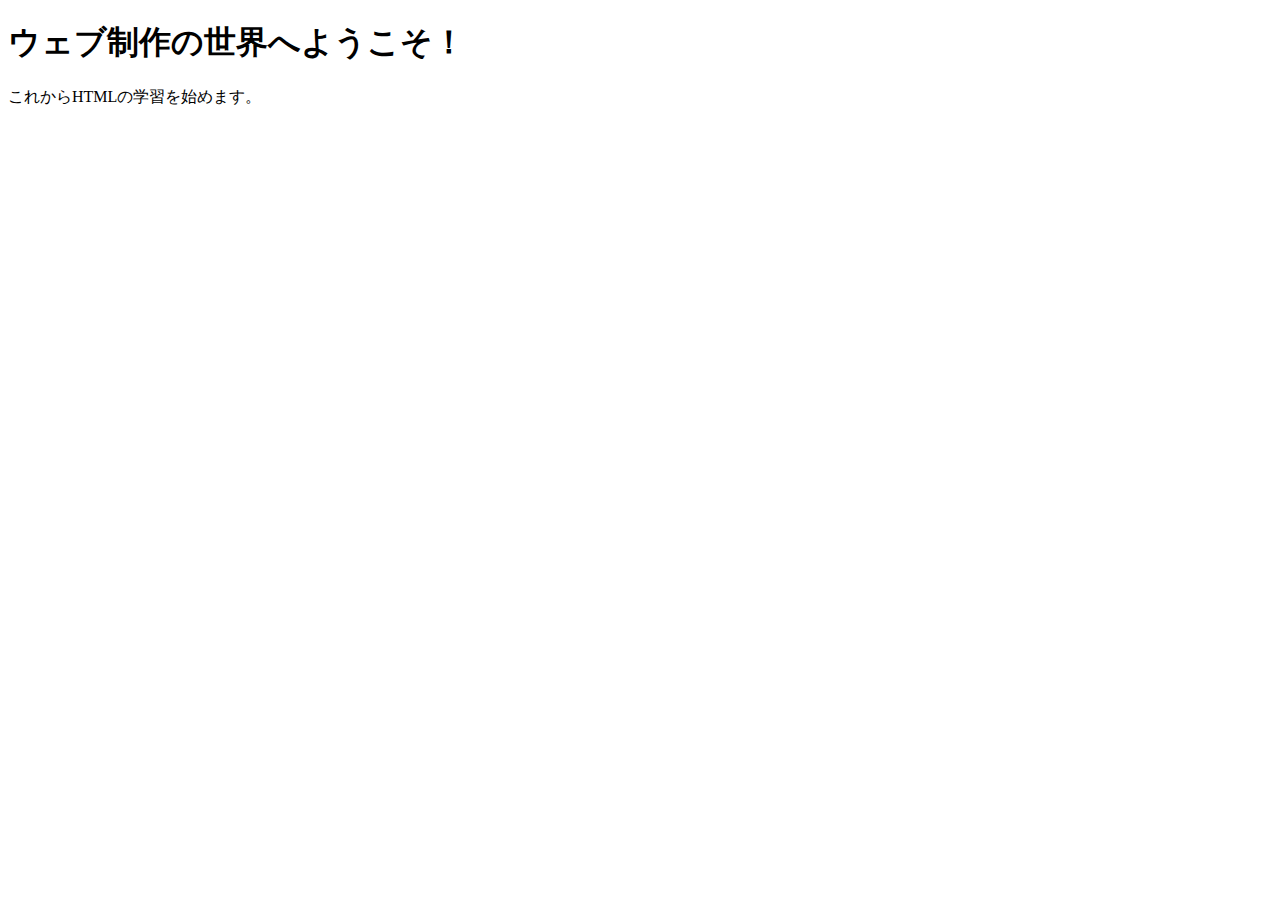
<file: Moodle_html/Step1/index.html>
<!DOCTYPE html> <!-- これから書くのがHTML5というバージョンであることを宣言 -->
<html>
  <head>
    <!-- headタグの中は、ページの裏側の設定を書く場所 -->
    <meta charset="UTF-8"> <!-- 文字化けを防ぐためのおまじない -->
    <title>私の最初のウェブページ</title> <!-- ブラウザのタブに表示されるタイトル -->
  </head>
  <body>
    <!-- bodyタグの中は、実際にブラウザに表示される内容を書く場所 -->
    <h1>ウェブ制作の世界へようこそ！</h1> <!-- h1は見出しを表すタグ -->
    <p>これからHTMLの学習を始めます。</p> <!-- pは段落を表すタグ -->
  </body>
</html>
</file>
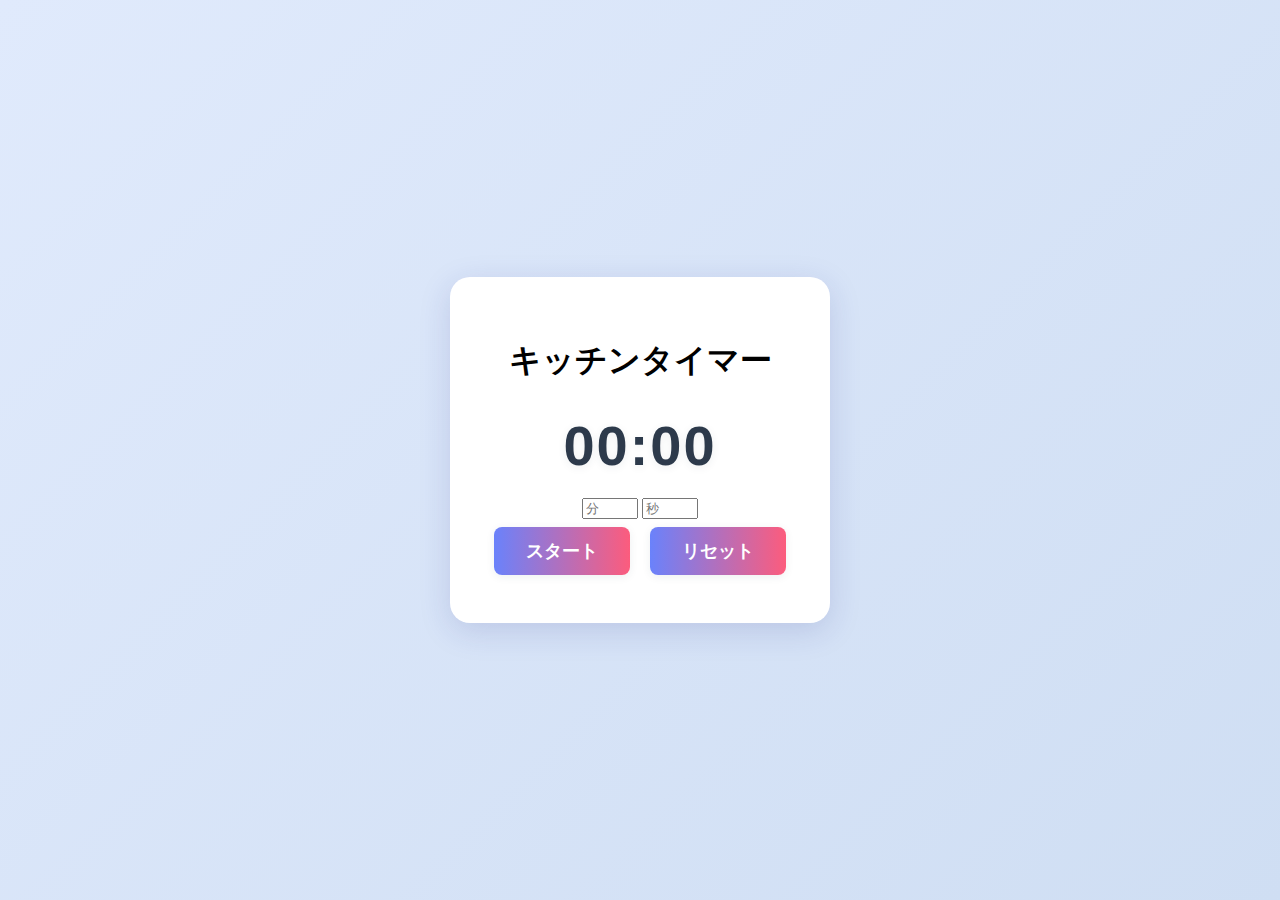
<file: Moodle_html/Step10/index.html>
<!DOCTYPE html>
<html lang="ja">
<head>
    <meta charset="UTF-8">
    <title>キッチンタイマー</title>
    <link rel="stylesheet" href="style0.css">
</head>
<body>
    <div class="timer-container">
        <h1>キッチンタイマー</h1>
        <!-- 残り時間を表示するエリア -->
        <div id="time_display" class="time-display">00:00</div>

        <div class="input-group">
            <!-- 時間（分）を入力するフィールド -->
            <input type="number" id="minutes_input" placeholder="分" min="0" max="60">
            <!-- 時間（秒）を入力するフィールド -->
            <input type="number" id="seconds_input" placeholder="秒" min="0" max="59">
        </div>
        
        <div class="button-group">
            <!-- スタートボタン -->
            <button id="start_button">スタート</button>
            <!-- リセットボタン -->
            <button id="reset_button">リセット</button>
        </div>
    </div>
    <script src="script.js"></script>
</body>
</html>
</file>
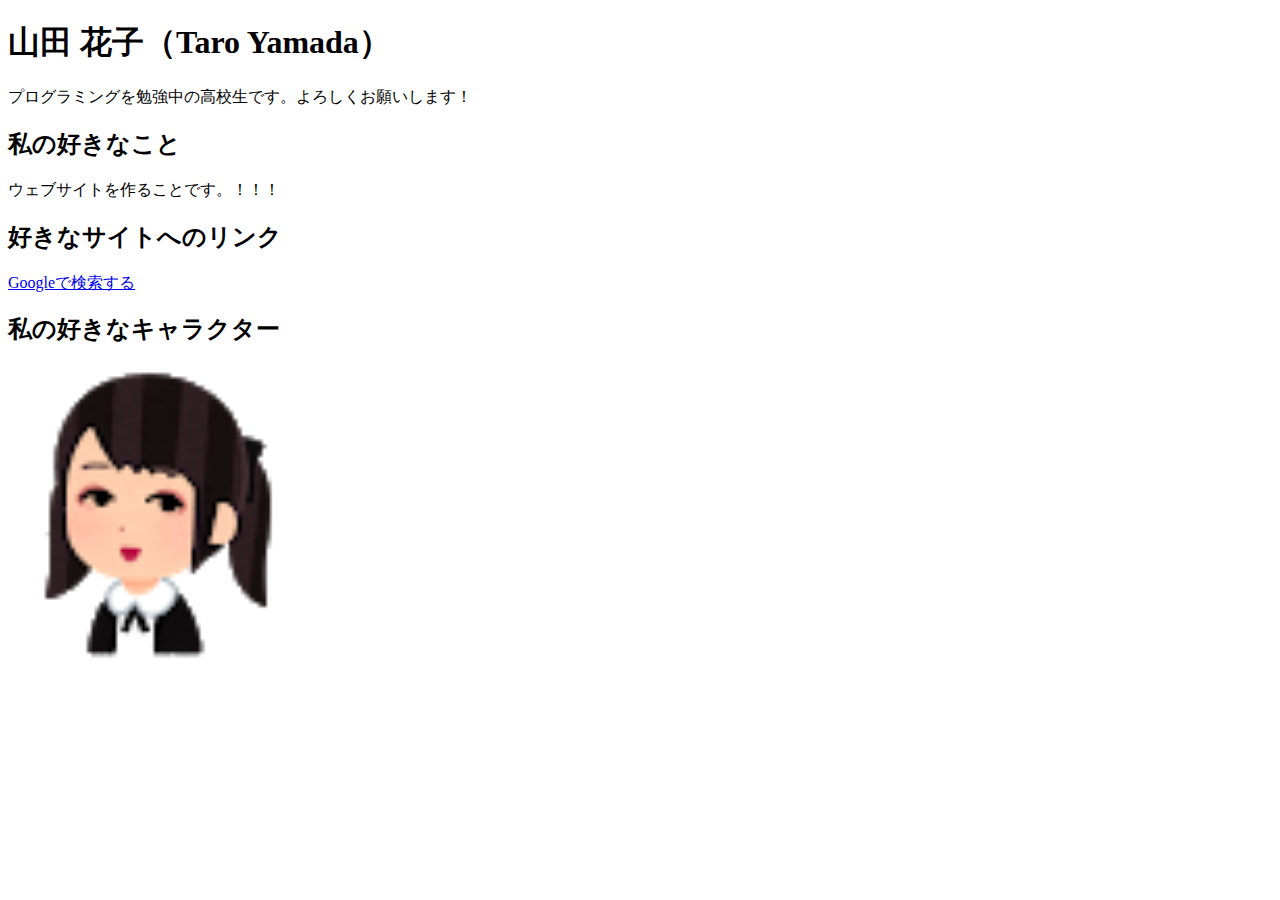
<file: Moodle_html/Step2/index.html>
<!DOCTYPE html>
<html>
  <head>
    <meta charset="UTF-8">
    <title>私の自己紹介</title>
  </head>
  <body>
    <h1>山田 花子（Taro Yamada）</h1>
    <p>プログラミングを勉強中の高校生です。よろしくお願いします！</p>
    
    <h2>私の好きなこと</h2>
    <p>ウェブサイトを作ることです。！！！</p>

    <h2>好きなサイトへのリンク</h2>
    <!-- aタグはリンクを作成します。href属性に行き先のURLを指定します。 -->
    <a href="https://www.google.com/">Googleで検索する</a>

    <h2>私の好きなキャラクター</h2>
    <!-- imgタグは画像を表示します。src属性に画像の場所、alt属性に画像が表示されない時の代替テキストを指定します。 -->
    <!-- （注意：同じフォルダに 'sample.png' という名前の画像ファイルを置いておこう！） -->
    <img src="sample.png" alt="サンプル画像" width="300">
  </body>
</html>
</file>
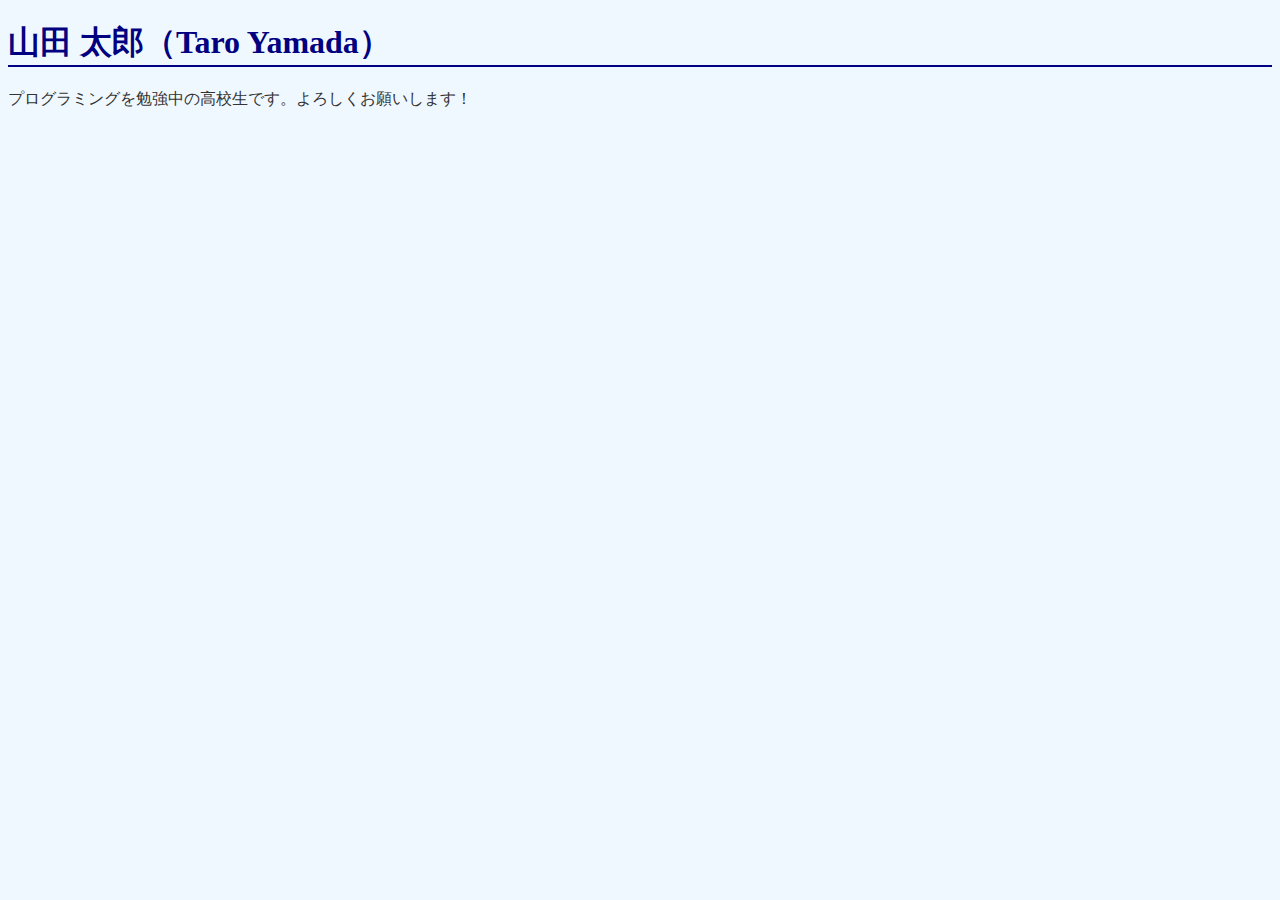
<file: Moodle_html/Step3/index.html>
<!DOCTYPE html>
<html>
  <head>
    <meta charset="UTF-8">
    <title>私の自己紹介</title>
    <!-- このlinkタグで、style.cssファイルを読み込んでいる -->
    <link rel="stylesheet" href="style.css">
  </head>
  <body>
    <h1>山田 太郎（Taro Yamada）</h1>
    <p>プログラミングを勉強中の高校生です。よろしくお願いします！</p>
  </body>
</html>
</file>
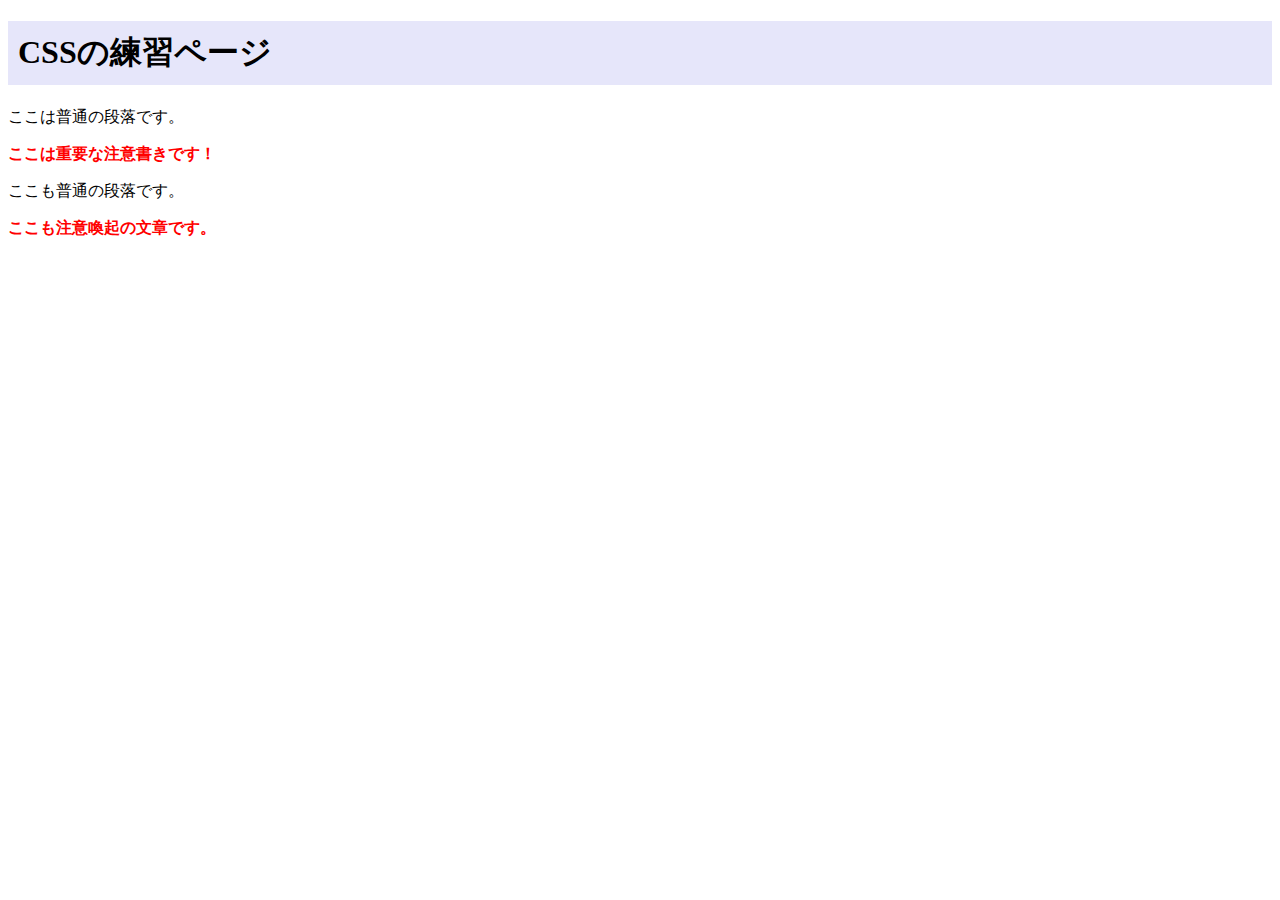
<file: Moodle_html/Step4/index.html>
<!DOCTYPE html>
<html>
<head>
    <meta charset="UTF-8">
    <title>クラスとIDの練習</title>
    <link rel="stylesheet" href="style.css">
</head>
<body>
    <h1 id="main_title">CSSの練習ページ</h1>

    <p>ここは普通の段落です。</p>
    <!-- "warning" というクラス名を付けた -->
    <p class="warning">ここは重要な注意書きです！</p>
    <p>ここも普通の段落です。</p>
    <p class="warning">ここも注意喚起の文章です。</p>
</body>
</html>
</file>
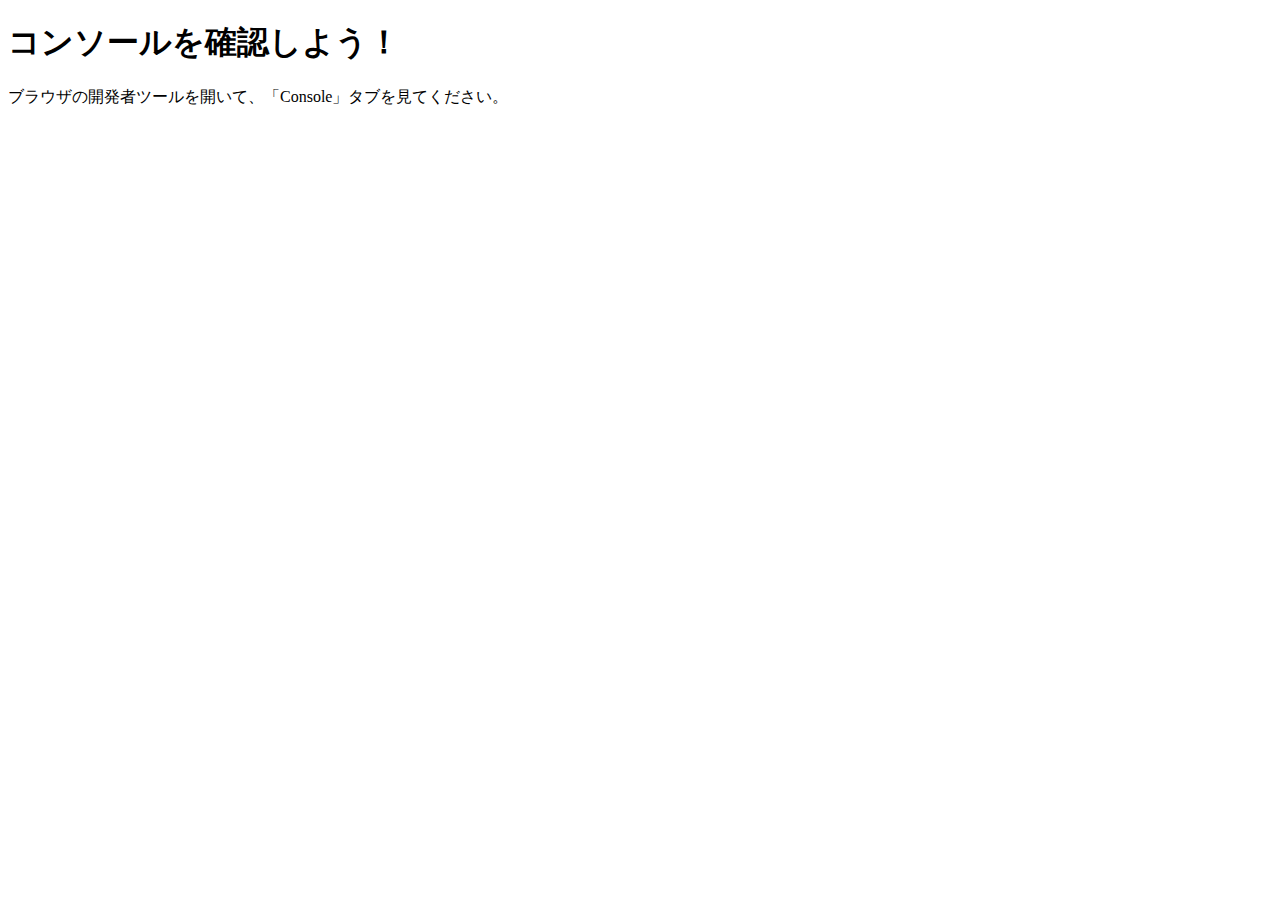
<file: Moodle_html/Step5/index.html>
<!DOCTYPE html>
<html>
<head>
    <title>JavaScriptの第一歩</title>
</head>
<body>
    <h1>コンソールを確認しよう！</h1>
    <p>ブラウザの開発者ツールを開いて、「Console」タブを見てください。</p>

    <!-- scriptタグは body の閉じタグの直前に書くのが一般的 -->
    <script src="script.js"></script>
</body>
</html>
</file>
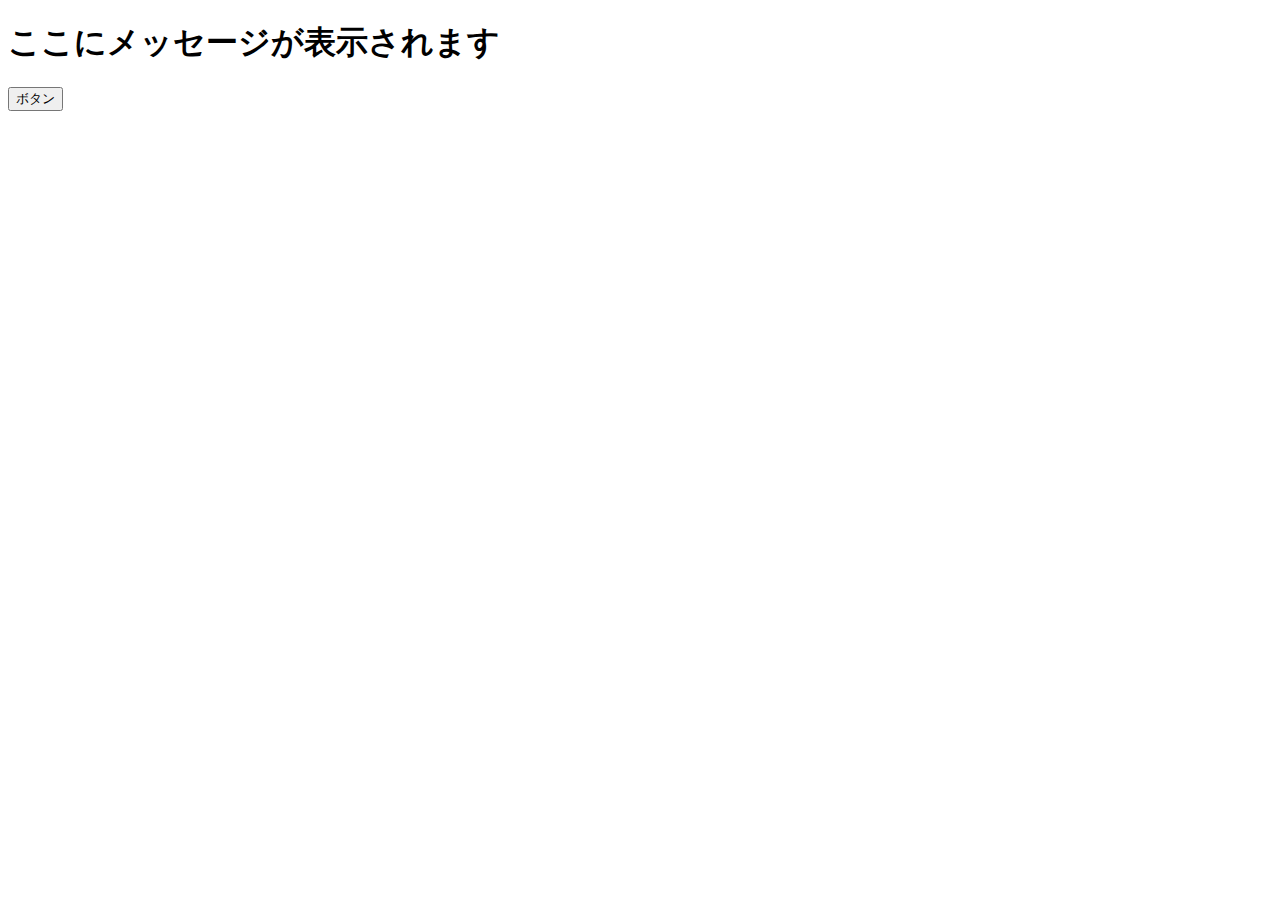
<file: Moodle_html/Step6/index.html>
<!DOCTYPE html>
<html>
<head>
    <title>DOM操作とイベント</title>
</head>
<body>
    <!-- JavaScriptで操作するためにIDを付けておく -->
    <h1 id="main_message">ここにメッセージが表示されます</h1>
    <button id="change_button">ボタン</button>

    <script src="script.js"></script>
</body>
</html>
</file>
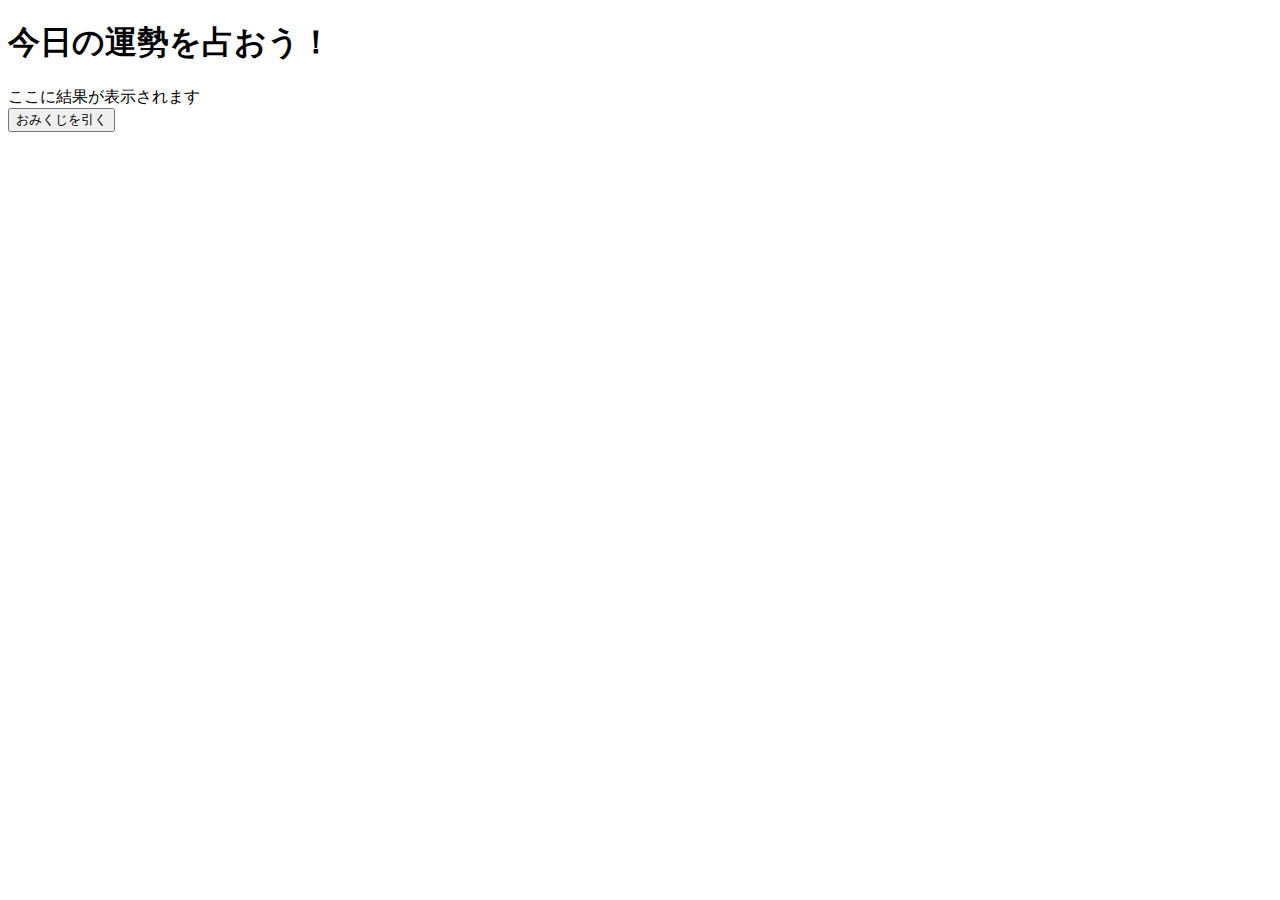
<file: Moodle_html/Step7/index.html>
<!DOCTYPE html>
<html>
<head>
    <title>おみくじアプリ</title>
    <link rel="stylesheet" href="style.css">
</head>
<body>
    <h1>今日の運勢を占おう！</h1>
    <div id="result">ここに結果が表示されます</div>
    <button id="draw_button">おみくじを引く</button>

    <script src="script.js"></script>
</body>
</html>
</file>
<file: Moodle_html/Step10/style0.css>
/* （使いやすいようにデザインを整えるCSS。ここでは一部を抜粋） */
body {
    display: flex; /* 要素を中央に配置するための準備 */
    justify-content: center;
    align-items: center;
    height: 100vh;
    font-family: 'Segoe UI', 'Roboto', 'Helvetica Neue', Arial, sans-serif;
    background: linear-gradient(135deg, #e0eafc 0%, #cfdef3 100%);
    margin: 0;
}
.timer-container {
    text-align: center;
    border: none;
    background: #fff;
    box-shadow: 0 8px 32px 0 rgba(31, 38, 135, 0.15);
    padding: 40px 30px;
    border-radius: 20px;
    min-width: 320px;
    transition: box-shadow 0.3s;
}
.timer-container:hover {
    box-shadow: 0 12px 40px 0 rgba(31, 38, 135, 0.25);
}
.time-display {
    font-size: 56px; /* 時間表示を大きく */
    margin: 30px 0 20px 0;
    font-weight: bold;
    color: #2d3a4b;
    letter-spacing: 2px;
    text-shadow: 0 2px 8px rgba(44, 62, 80, 0.08);
}
button {
    margin: 8px;
    padding: 12px 32px;
    font-size: 18px;
    font-weight: 600;
    border: none;
    border-radius: 8px;
    background: linear-gradient(90deg, #6a82fb 0%, #fc5c7d 100%);
    color: #fff;
    cursor: pointer;
    box-shadow: 0 2px 8px rgba(44, 62, 80, 0.08);
    transition: background 0.2s, transform 0.1s;
}
button:hover {
    background: linear-gradient(90deg, #fc5c7d 0%, #6a82fb 100%);
    transform: translateY(-2px) scale(1.04);
}
@media (max-width: 500px) {
    .timer-container {
        padding: 20px 5px;
        min-width: 90vw;
    }
    .time-display {
        font-size: 36px;
    }
    button {
        font-size: 16px;
        padding: 10px 20px;
    }
}
</file>
<file: Moodle_html/Step3/style.css>
/* style.css */

/* bodyタグ全体に適用するスタイル */
body {
  background-color: #f0f8ff; /* 背景色を薄い青色にする */
}

/* h1タグすべてに適用するスタイル */
h1 {
  color: #000080; /* 文字色を紺色にする */
  border-bottom: 2px solid #000080; /* 下に紺色の実線を引く */
}

/* pタグすべてに適用するスタイル */
p {
  color: #333333; /* 文字色を濃い灰色にする */
}
</file>
<file: Moodle_html/Step4/style.css>
/* IDセレクタ：頭に # をつける。「main_title」というIDを持つ要素だけに適用 */
#main_title {
  background-color: #e6e6fa; /* 背景色をラベンダー色に */
  padding: 10px; /* 内側の余白を10ピクセルに */
}

/* クラスセレクタ：頭に . をつける。「warning」というクラスを持つすべての要素に適用 */
.warning {
  color: red; /* 文字色を赤に */
  font-weight: bold; /* 文字を太字に */
}
</file>
<file: Moodle_html/Step7/style.css>
/* （デザインを整えるCSS。ここでは省略） */
</file>
